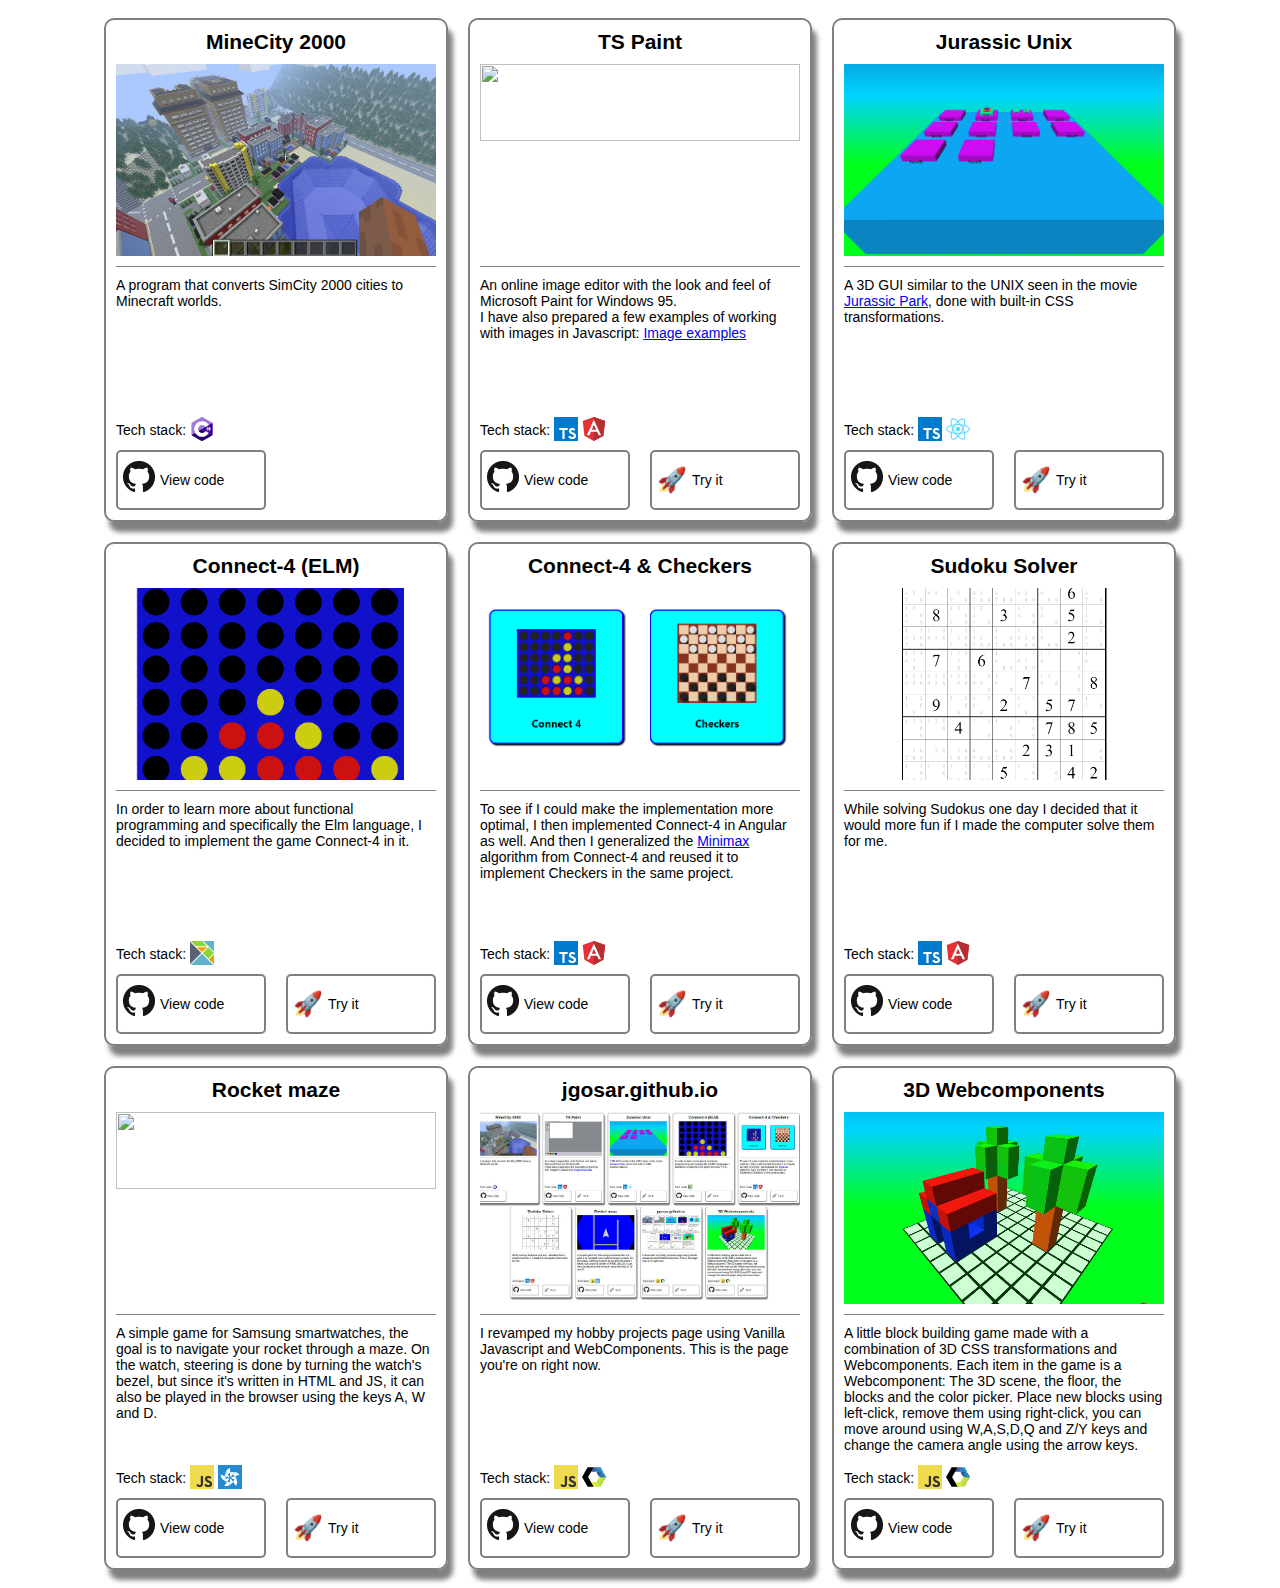
<file: index.html>
<!DOCTYPE html>
<html>
  <head>
    <title>Jernej Gosar's personal projects</title>
		<script src="webcomponents/jg-project-card/jg-project-card.js"></script>
		<script src="webcomponents/jg-link-button/jg-link-button.js"></script>
		<script src="webcomponents/jg-tech-icon/jg-tech-icon.js"></script>
    <link rel="stylesheet" type="text/css" href="css/style.css"/>
    <script src="js/utils.js"></script>
    <meta name="viewport" content="width=device-width, initial-scale=1">
  </head>
  <body>
    <div class="projects">
      <jg-project-card
        title="MineCity 2000"
        img="./assets/mc2k.jpg"
        project-url="https://github.com/jgosar/mine-city-2000"
        tech-stack="csharp"
      >
        A program that converts SimCity 2000 cities to Minecraft worlds.
      </jg-project-card>
      <jg-project-card
        title="TS Paint"
        img="https://raw.githubusercontent.com/jgosar/ts-paint/master/screens/ts-paint.png"
        project-url="https://github.com/jgosar/ts-paint"
        demo-url="https://jgosar.github.io/ts-paint/"
        tech-stack="typescript, angular"
      >
        An online image editor with the look and feel of Microsoft Paint for Windows 95.
        <br/>
        I have also prepared a few examples of working with images in Javascript: <a href="./image-examples/image-examples.html">Image examples</a>
      </jg-project-card>
      <jg-project-card
        title="Jurassic Unix"
        img="./assets/jurassic-unix.png"
        project-url="https://github.com/jgosar/jurassic-unix"
        demo-url="https://jgosar.github.io/jurassic-unix/jurassic-unix-react.htm"
        tech-stack="typescript, react"
      >
        A 3D GUI similar to the UNIX seen in the movie <a href="https://www.youtube.com/watch?v=dxIPcbmo1_U&t=43s">Jurassic Park</a>, done with built-in CSS transformations.
      </jg-project-card>
      <jg-project-card
        title="Connect-4 (ELM)"
        img="./assets/elm-connect-4.png"
        project-url="https://github.com/jgosar/elm-connect-4"
        demo-url="https://jgosar.github.io/elm-connect-4/index.html"
        tech-stack="elm"
      >
        In order to learn more about functional programming and specifically the Elm language, I decided to implement the game Connect-4 in it.
      </jg-project-card>
      <jg-project-card
        title="Connect-4 & Checkers"
        img="./assets/angular-connect-4.png"
        project-url="https://github.com/jgosar/angular-connect-4"
        demo-url="https://jgosar.github.io/angular-connect-4"
        tech-stack="typescript, angular"
      >
        To see if I could make the implementation more optimal, I then implemented Connect-4 in Angular as well. And then I generalized the <a href="https://en.wikipedia.org/wiki/Minimax">Minimax</a> algorithm from Connect-4 and reused it to implement Checkers in the same project.
      </jg-project-card>
      <jg-project-card
        title="Sudoku Solver"
        img="./assets/sudoku-solver.png"
        project-url="https://github.com/jgosar/sudoku-solver"
        demo-url="https://jgosar.github.io/sudoku-solver/"
        tech-stack="typescript, angular"
      >
        While solving Sudokus one day I decided that it would more fun if I made the computer solve them for me.
      </jg-project-card>
      <jg-project-card
        title="Rocket maze"
        img="https://user-images.githubusercontent.com/36840705/110826338-425c1100-8295-11eb-972c-d51fd8416be3.png"
        project-url="https://github.com/jgosar/rocket-maze"
        demo-url="https://jgosar.github.io/rocket-maze/"
        tech-stack="javascript, tizen"
      >
        A simple game for Samsung smartwatches, the goal is to navigate your rocket through a maze. On the watch, steering is done by turning the watch's bezel, but since it's written in HTML and JS, it can also be played in the browser using the keys A, W and D.
      </jg-project-card>
      <jg-project-card
        title="jgosar.github.io"
        img="./assets/jgosar.jpg"
        project-url="https://github.com/jgosar/jgosar.github.io"
        demo-url="https://jgosar.github.io"
        tech-stack="javascript, webcomponents"
      >
        I revamped my hobby projects page using Vanilla Javascript and WebComponents. This is the page you're on right now.
      </jg-project-card>
      <jg-project-card
        title="3D Webcomponents"
        img="./assets/3dwc.jpg"
        project-url="https://github.com/jgosar/3d-webcomponents"
        demo-url="https://jgosar.github.io/3d-webcomponents/"
        tech-stack="javascript, webcomponents"
      >
        A little block building game made with a combination of 3D CSS transformations and Webcomponents. Each item in the game is a Webcomponent: The 3D scene, the floor, the blocks and the color picker. Place new blocks using left-click, remove them using right-click, you can move around using W,A,S,D,Q and Z/Y keys and change the camera angle using the arrow keys.
      </jg-project-card>
    </div>
  </body>
</html>
</file>
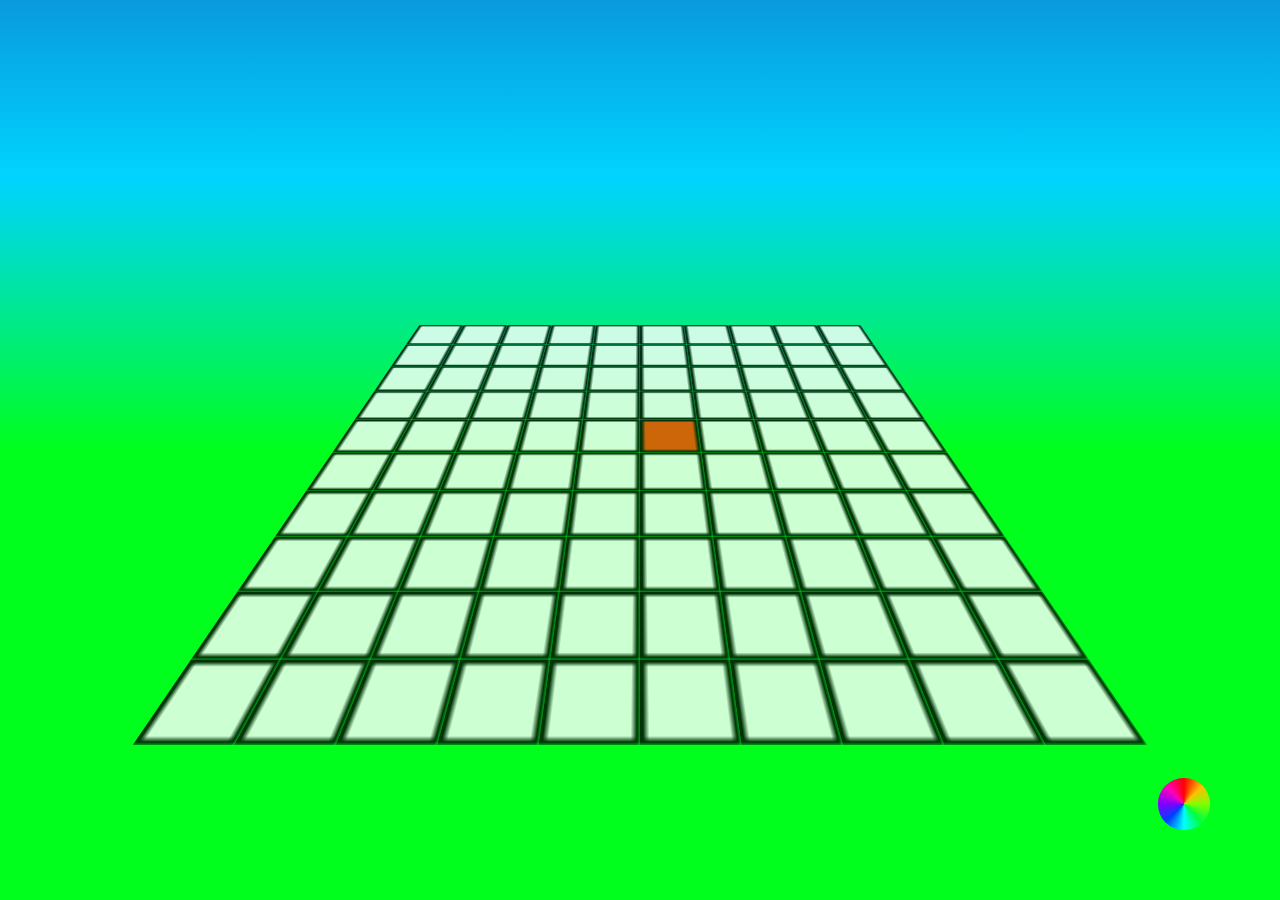
<file: 3d-webcomponents/index.html>
<html>
  <head>
    <title>3D Web components</title>
    <script src="webcomponents/wct-box.js"></script>
    <script src="webcomponents/wct-3d-scene.js"></script>
    <script src="webcomponents/wct-floor.js"></script>
    <script src="webcomponents/wct-color-picker.js"></script>
    <script src="helpers/3d-helpers.js"></script>
    <script src="index.js"></script>
    <link rel="stylesheet" type="text/css" href="css/style.css" />
  </head>
  <body>
    <wct-3d-scene id="scene">
      <div class="three-d-container" id="boxes"></div>
    </wct-3d-scene>
    <wct-color-picker id="color-picker"></wct-color-picker>
  </body>
</html>
</file>
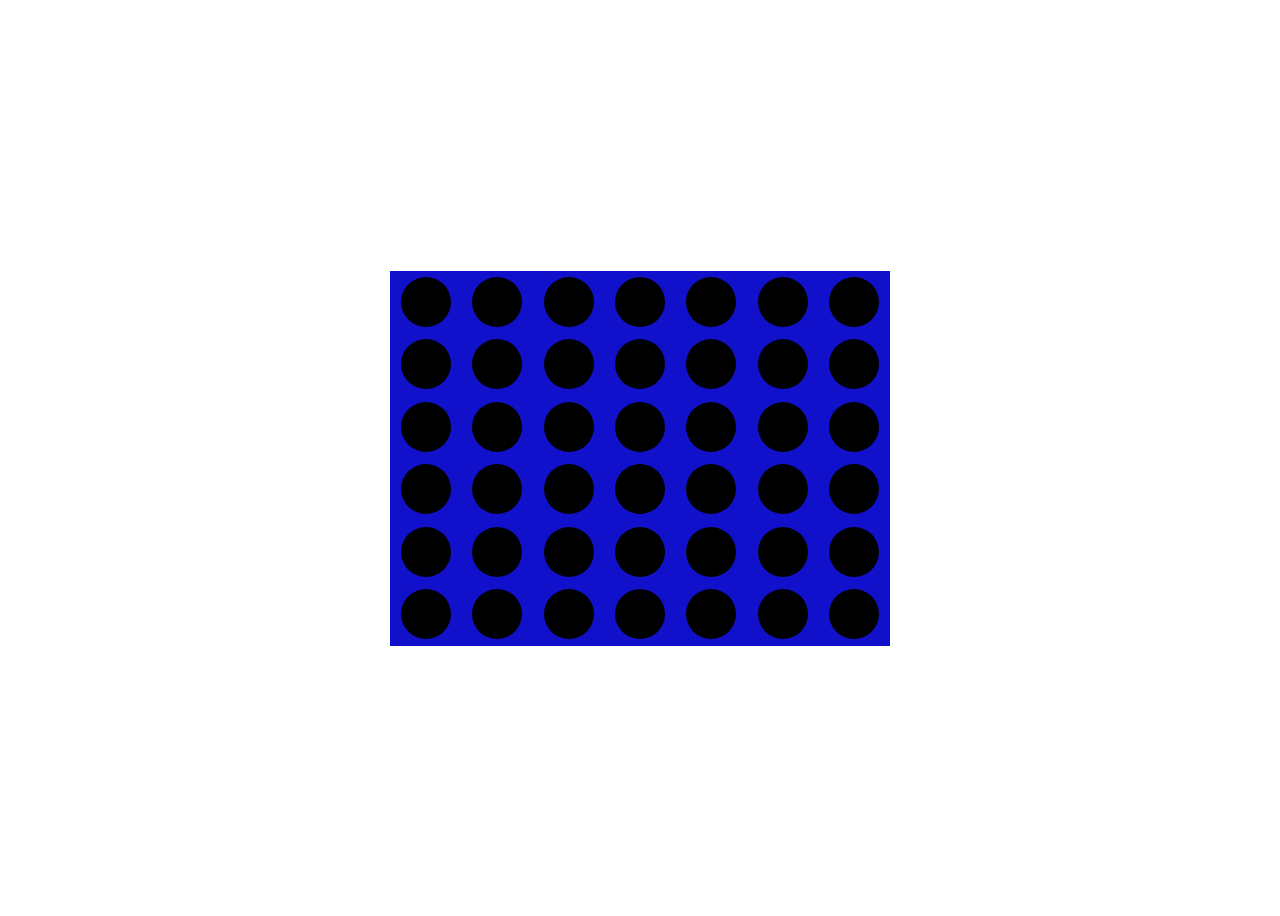
<file: elm-connect-4/index.html>
<html>
<head>
  <meta charset="UTF-8">
  <title>Main</title>
  <script src="main.js"></script>
</head>

<body>
  <div id="myapp"></div>
  <script>
  var app = Elm.Main.init({
    node: document.getElementById('myapp')
  });
  </script>
</body>
</html>
</file>
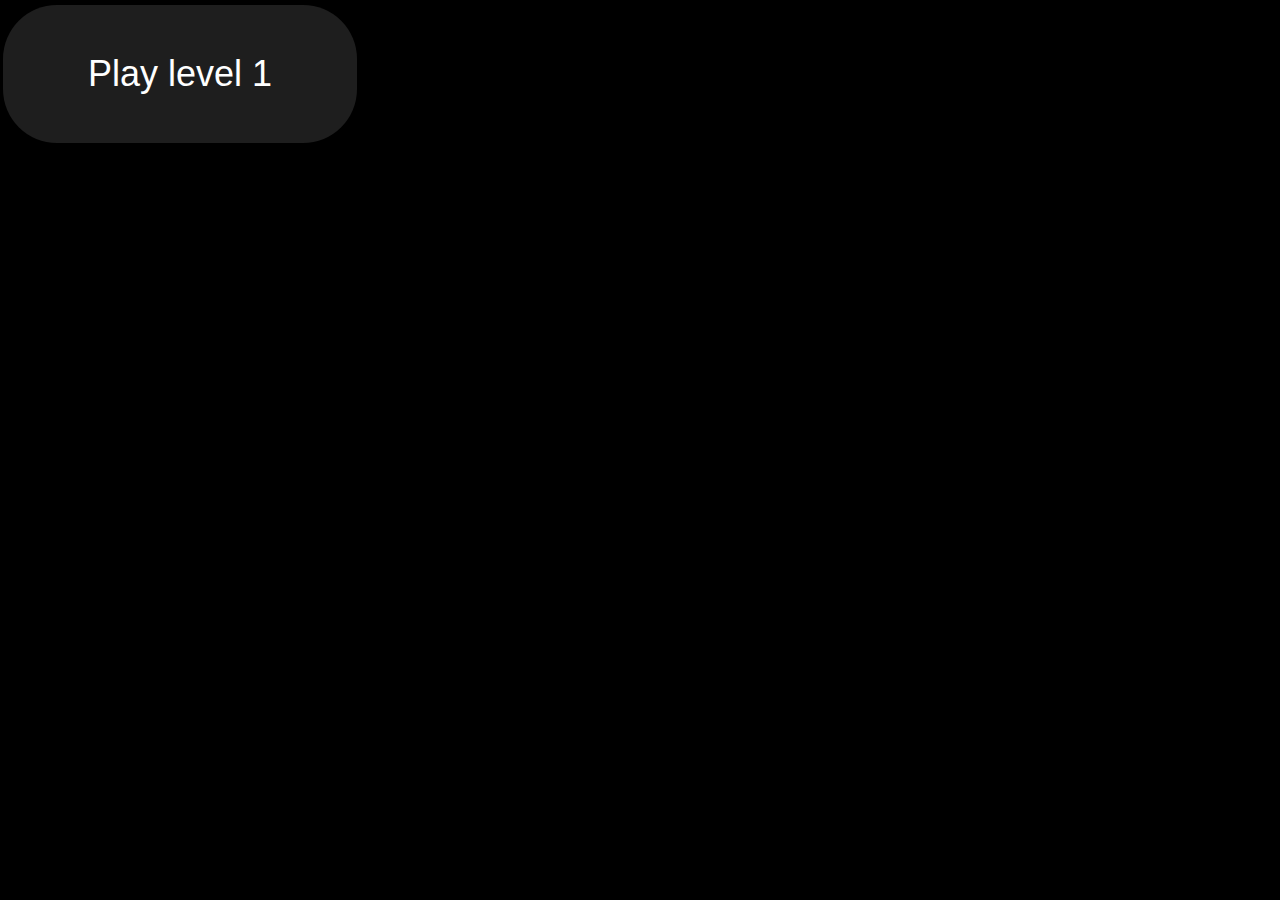
<file: rocket-maze/index.html>
<!DOCTYPE html>
<html>
<head>
    <meta charset="utf-8" />
    <meta name="viewport" content="width=device-width, initial-scale=1.0, maximum-scale=1.0">
    <meta name="description" content="Rocket maze"/>

    <title>Rocket maze</title>
    
    <link rel="stylesheet" type="text/css" href="css/style.css"/>
    <script src="js/main.js"></script>
</head>

<body>
	<a href="pages/game/game.html">Game</a>
	<a href="pages/menu/menu.html">Menu</a>
</body>
</html>
</file>
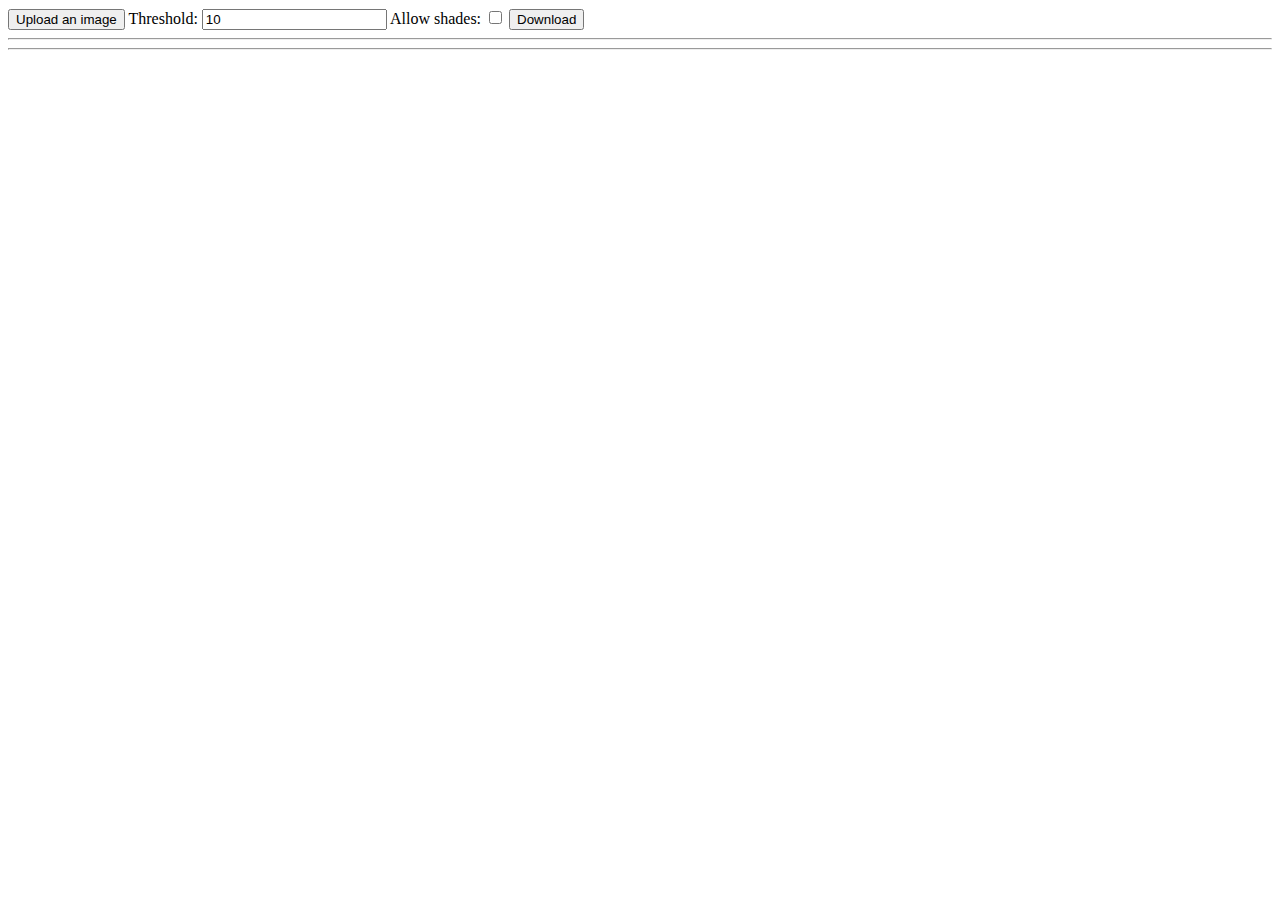
<file: doc-photo/doc-photo.htm>
<!DOCTYPE html>
<html>
  <head>
    <title>Document photo scanner</title>
    <script src="./utils.js" type="text/javascript"></script>
    <script src="./doc-photo.js" type="text/javascript"></script>
    <meta content="width=device-width, initial-scale=1" name="viewport" />
  </head>

  <body>
    <div class="content">
      <button
        class="upload-image__upload_button"
        onClick="openFileUploadDialog().then(processUploadedFile)"
      >
        Upload an image
      </button>
      <label for="thresholdInput">Threshold:</label>
      <input
        type="number"
        id="thresholdInput"
        name="thresholdInput"
        onchange="updateThreshold()"
      />
      <label for="allowShadesInput">Allow shades:</label>
      <input
        type="checkbox"
        id="allowShadesInput"
        name="allowShadesInput"
        onchange="updateAllowShades()"
      />
      <button
        class="upload-image__upload_button"
        onClick="downloadProcessedImage()"
      >
        Download
      </button>
      <hr />
      <span id="statusMessage"></span>
      <hr />
      <canvas width="640" height="480" id="preview"></canvas>
    </div>
  </body>
</html>
</file>
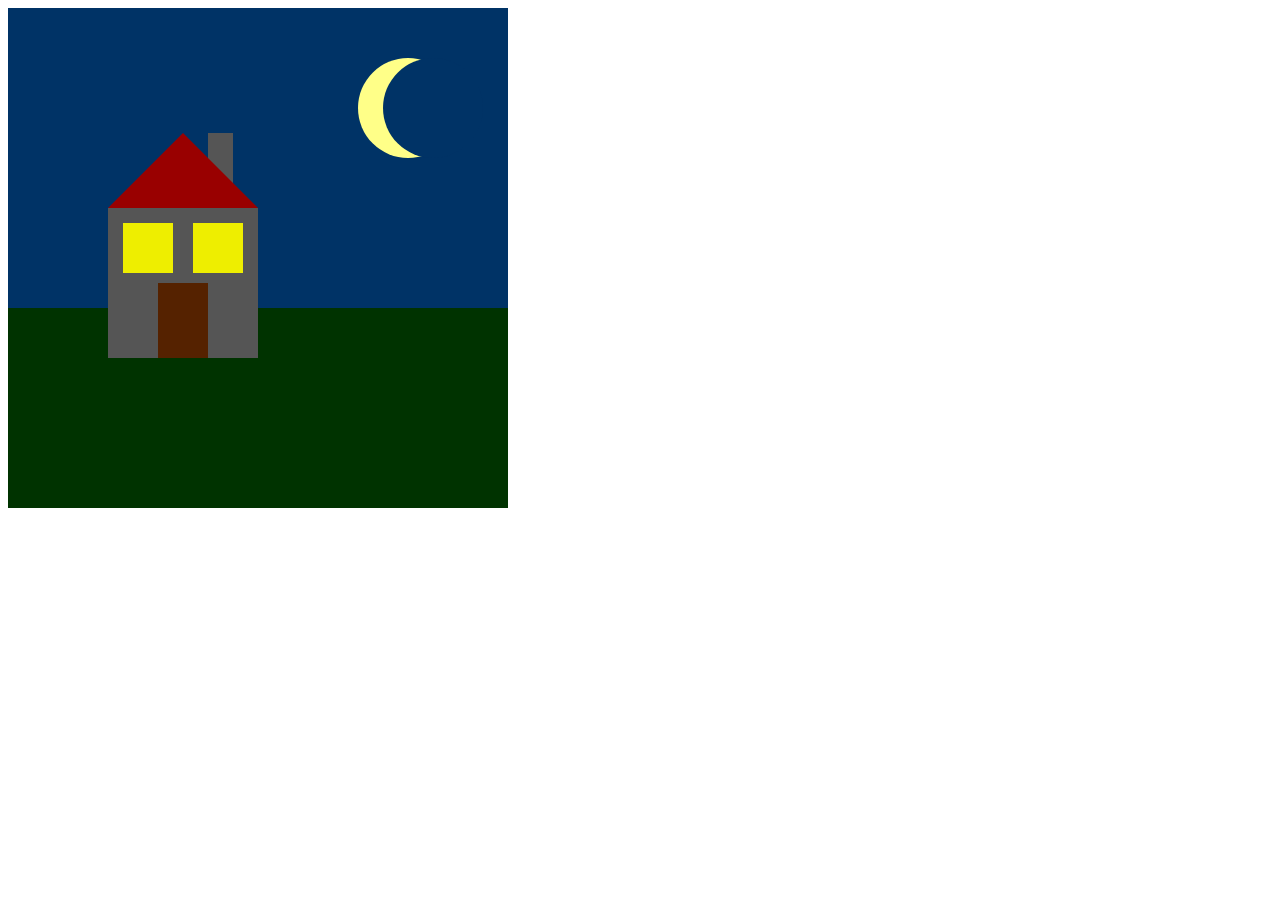
<file: dynamic_svg_poc/dynamic_svg_poc.html>
<html>
<head>
	<title>Dynamic SVG POC</title>
	<style>
		@property --sky-color {
		  syntax: '<color>';
		  initial-value: #000000;
		  inherits: true;
		}
		@property --ground-color {
		  syntax: '<color>';
		  initial-value: #000000;
		  inherits: true;
		}
		@property --house-color {
		  syntax: '<color>';
		  initial-value: #000000;
		  inherits: true;
		}
		@property --roof-color {
		  syntax: '<color>';
		  initial-value: #000000;
		  inherits: true;
		}
		@property --door-color {
		  syntax: '<color>';
		  initial-value: #000000;
		  inherits: true;
		}
		@property --window-color {
		  syntax: '<color>';
		  initial-value: #000000;
		  inherits: true;
		}
		@property --sun-moon-color {
		  syntax: '<color>';
		  initial-value: #000000;
		  inherits: true;
		}
		@property --moon-cover-color {
		  syntax: '<color>';
		  initial-value: #000000;
		  inherits: true;
		}
		@property --sun-moon-y {
		  syntax: '<length>';
		  initial-value:0px;
		  inherits: true;
		}
		
		@keyframes toDay {
			0% {
				--sky-color: #003366;
				--ground-color: #003300;
				--house-color: #555555;
				--roof-color: #990000;
				--door-color: #552200;
				--window-color: #eeee00;
				--sun-moon-color: #ffff88;
				--moon-cover-color: var(--sky-color);
			}
			50%{
				--sun-moon-y: 80px;
				--sun-moon-color: #ffff88;
				--moon-cover-color: var(--sky-color);
				--window-color: #eeee00;
			}
			51%{
				--sun-moon-color: #ff8800;
				--moon-cover-color: transparent;
				--window-color: var(--sky-color);
			}
		}
		
		@keyframes toNight {
			0% {
				--sky-color: #00ffff;
				--ground-color: #00ff00;
				--house-color: #cccccc;
				--roof-color: #ff0000;
				--door-color: #aa4400;
				--window-color: var(--sky-color);
				--sun-moon-color: #ffff00;
				--moon-cover-color: transparent;
			}
			50%{
				--sun-moon-y: 80px;
				--sun-moon-color: #ff8800;
				--moon-cover-color: transparent;
				--window-color: var(--sky-color);
			}
			51%{
				--sun-moon-color: #ffff88;
				--moon-cover-color: var(--sky-color);
				--window-color: #eeee00;
			}
			100%{
				--moon-cover-color: var(--sky-color);
			}
		}
		
		.house{
			--sky-color: #003366;
			--ground-color: #003300;
			--house-color: #555555;
			--roof-color: #990000;
			--door-color: #552200;
			--window-color: #eeee00;
			--sun-moon-color: #ffff88;
			--moon-cover-color: var(--sky-color);
			--sun-moon-y: 20px;
			animation: toNight 1s;
		}
		
		.house:focus{
			--sky-color: #00ffff;
			--ground-color: #00ff00;
			--house-color: #cccccc;
			--roof-color: #ff0000;
			--door-color: #aa4400;
			--window-color: var(--sky-color);
			--sun-moon-color: #ffff00;
			--moon-cover-color: transparent;
			--sun-moon-y: 20px;
			animation: toDay 1s;
		}
		
		.toggler{
		  width: 500px;
		  height: 500px;
		  z-index: 1;
		  position: absolute;
		  cursor: pointer;
		}
		
		.toggler:focus{
		  z-index: 0;
		}
	</style>
</head>
<body>
	<div class="toggler" tabindex="0"></div>
	<div class="house toggler" tabindex="1">
		<svg viewBox="0 0 100 100">
			<path fill="var(--sky-color)" d="M0,0H100V60H0z"/>
			<circle style="fill: var(--sun-moon-color); cy:var(--sun-moon-y);" cx=80 r="10" />
			<circle style="fill: var(--moon-cover-color); cy:var(--sun-moon-y);" cx=85 r="10" />
			<path fill="var(--ground-color)" d="M0,60H100V100H0z"/>
			<path fill="var(--house-color)" d="M20,40h30v30h-30z"/>
			<path fill="var(--window-color)" d="M23,43h10v10h-10z"/>
			<path fill="var(--window-color)" d="M37,43h10v10h-10z"/>
			<path fill="var(--door-color)" d="M30,55h10v15h-10z"/>
			<path fill="var(--house-color)" d="M40,25h5v10h-5z"/>
			<path fill="var(--roof-color)" d="M20,40l15,-15l15,15z"/>
		</svg>
	</div>
</body>
</html>
</file>
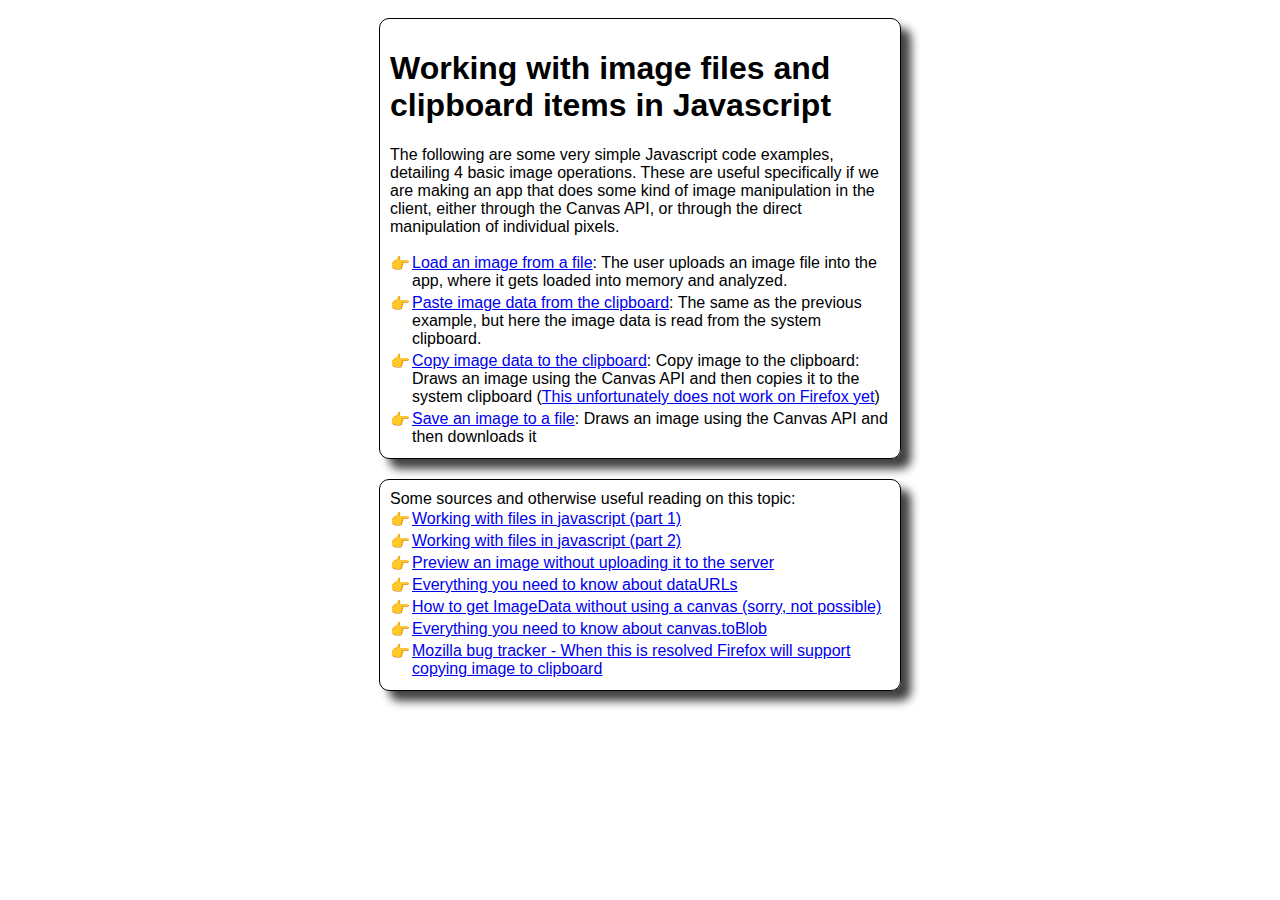
<file: image-examples/image-examples.html>
<!DOCTYPE html>
<html>

<head>
  <link rel="stylesheet" type="text/css" href="image-examples.css">
  <meta content="width=device-width, initial-scale=1" name="viewport" />
</head>

<body>
  <div class="content">
    <h1>Working with image files and clipboard items in Javascript</h1>
    <p>
      The following are some very simple Javascript code examples, detailing 4 basic image operations.
      These are useful specifically if we are making an app that does some kind of image manipulation in the client,
      either through the Canvas API, or through the direct manipulation of individual pixels.
    </p>
    <ul>
      <li>
        <a href="./upload-image/upload-image.html">Load an image from a file</a>: The user uploads an image file into
        the
        app, where it gets loaded into memory and
        analyzed.
      </li>
      <li>
        <a href="./paste-image/paste-image.html">Paste image data from the clipboard</a>: The same as the previous
        example, but here the image data is read from the
        system clipboard.
      </li>
      <li>
        <a href="./copy-image/copy-image.html">Copy image data to the clipboard</a>: Copy image to the clipboard: Draws
        an image using the
        Canvas API and then copies it to the system clipboard (<a
          href="https://bugzilla.mozilla.org/show_bug.cgi?id=1616388">This unfortunately does not work on Firefox yet</a>)
      </li>
      <li>
        <a href="./download-image/download-image.html">Save an image to a file</a>: Draws an image using the Canvas API
        and then
        downloads it
      </li>
    </ul>
  </div>

  <div class="content">
    Some sources and otherwise useful reading on this topic:
    <ul>
      <li>
        <a href="https://humanwhocodes.com/blog/2012/05/08/working-with-files-in-javascript-part-1/">Working with files in javascript (part 1)</a>
      </li>
      <li>
        <a href="https://humanwhocodes.com/blog/2012/05/15/working-with-files-in-javascript-part-2/">Working with files in javascript (part 2)</a>
      </li>
      <li>
        <a href="https://stackoverflow.com/questions/4459379/preview-an-image-before-it-is-uploaded">Preview an image without uploading it to the server</a>
      </li>
      <li>
        <a href="https://css-tricks.com/data-uris/">Everything you need to know about dataURLs</a>
      </li>
      <li>
        <a href="https://stackoverflow.com/questions/10754661/javascript-getting-imagedata-without-canvas">How to get ImageData without using a canvas (sorry, not possible)</a>
      </li>
      <li>
        <a href="https://developer.mozilla.org/en-US/docs/Web/API/HTMLCanvasElement/toBlob">Everything you need to know about canvas.toBlob</a>
      </li>
      <li>
        <a href="https://bugzilla.mozilla.org/show_bug.cgi?id=1616388">Mozilla bug tracker - When this is resolved Firefox will support copying image to clipboard</a>
      </li>
    </ul>
  </div>
</body>

</html>
</file>
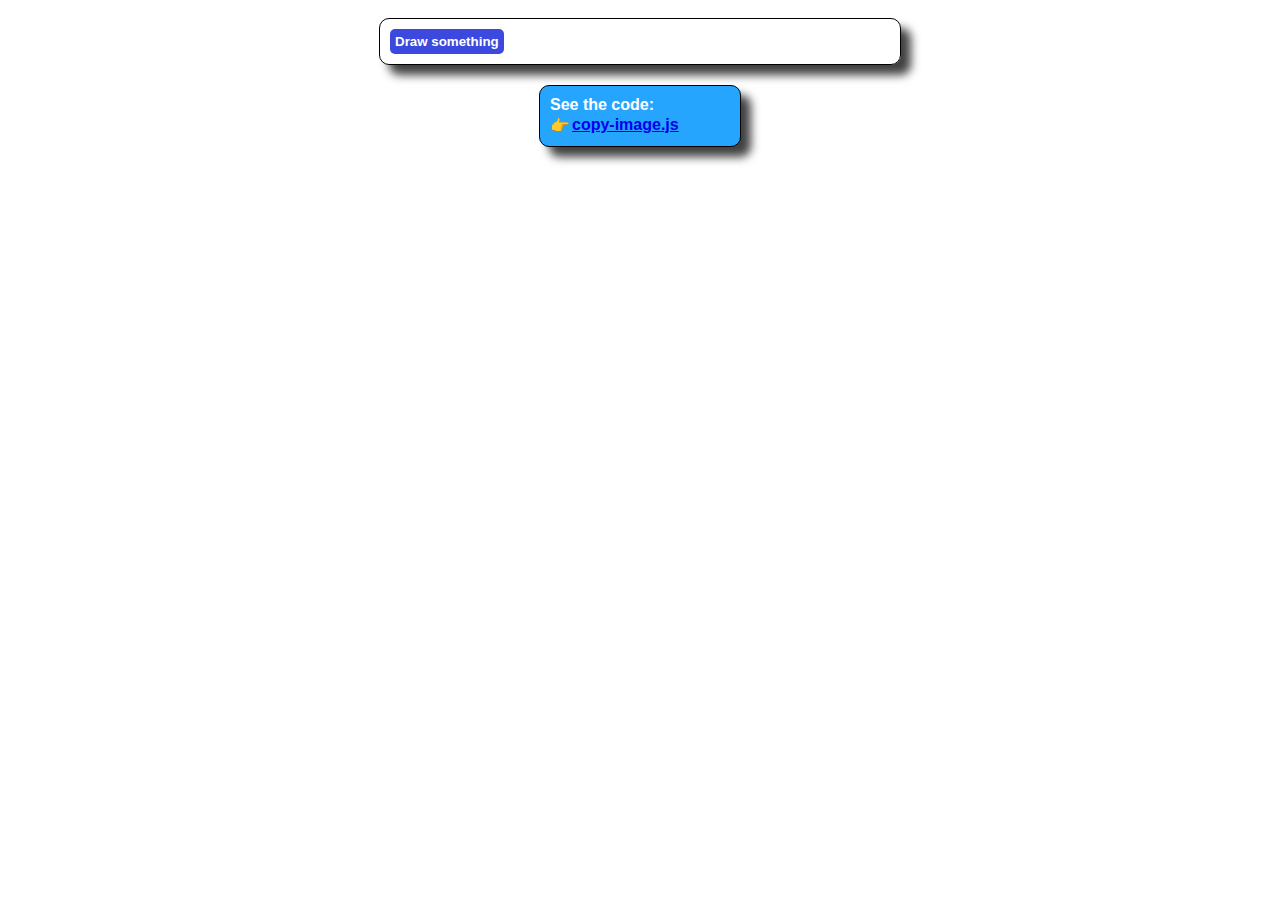
<file: image-examples/copy-image/copy-image.html>
<!DOCTYPE html>
<html>

<head>
  <title>Copy image example</title>
  <script src="../common.js" type="text/javascript"></script>
  <script src="./copy-image.js" type="text/javascript"></script>
  <link rel="stylesheet" type="text/css" href="../image-examples.css">
  <meta content="width=device-width, initial-scale=1" name="viewport" />
</head>

<body>
  <div class="content">
    <div id="beforeDrawing">
      <button onClick="drawSomething('imageCanvas'); switchDisplay();">Draw something</button>
    </div>
    <div id="afterDrawing" style="display: none">
      <canvas id="imageCanvas" width="350px" height="200px"></canvas>
      <hr />
      <button onClick="copyImage()">Copy this image to the clipboard</button>
    </div>
  </div>
  <div class="pro-tip">
    See the code:
    <ul>
      <li><a href="copy-image.js" target="_blank">copy-image.js</a></li>
    </ul>
  </div>
</body>

</html>
</file>
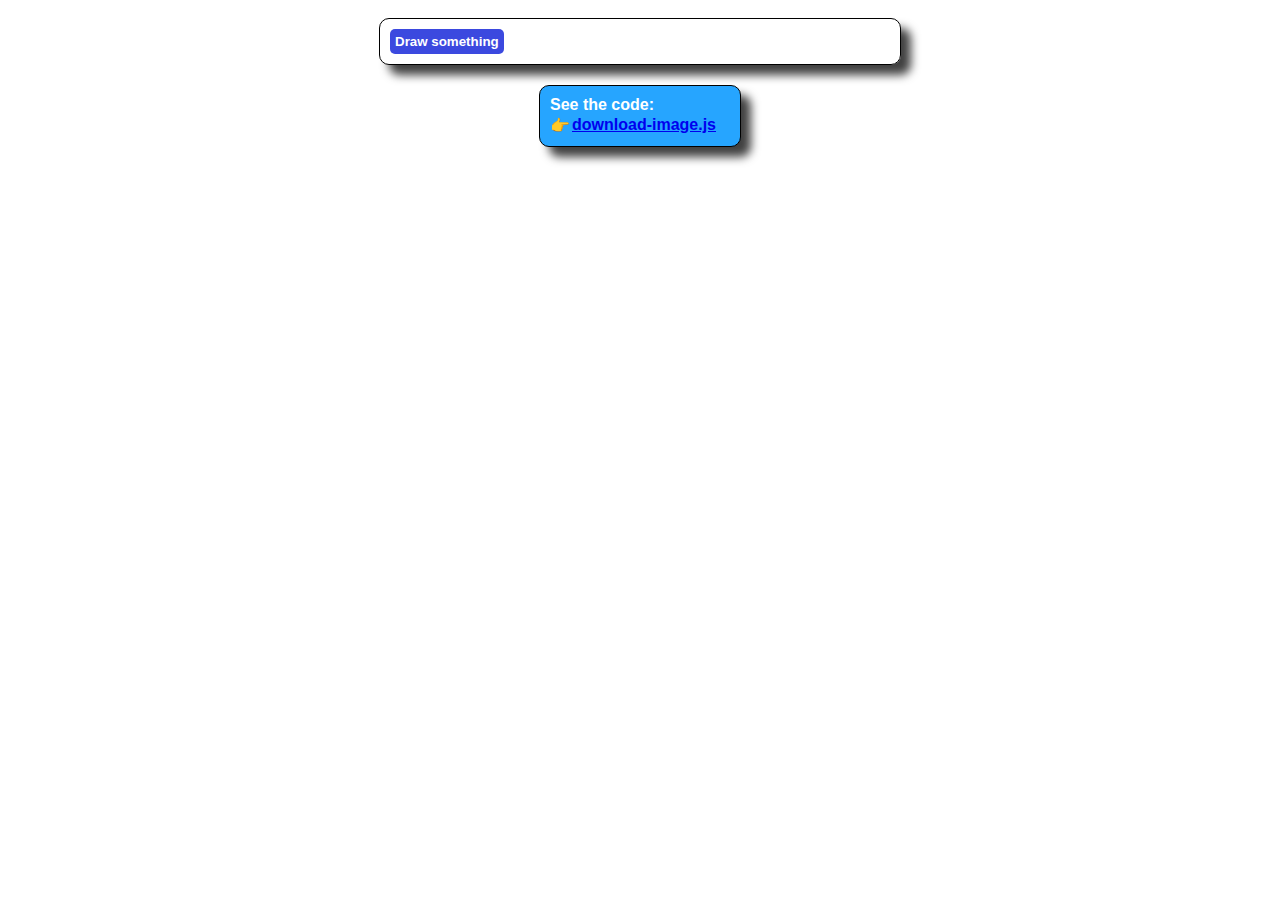
<file: image-examples/download-image/download-image.html>
<!DOCTYPE html>
<html>

<head>
  <title>Dowload image example</title>
  <script src="../common.js" type="text/javascript"></script>
  <script src="./download-image.js" type="text/javascript"></script>
  <link rel="stylesheet" type="text/css" href="../image-examples.css">
  <meta content="width=device-width, initial-scale=1" name="viewport" />
</head>

<body>
  <div class="content">
    <div id="beforeDrawing">
      <button onClick="drawSomething('imageCanvas'); switchDisplay();">Draw something</button>
    </div>
    <div id="afterDrawing" style="display: none">
      <canvas id="imageCanvas" width="350px" height="200px"></canvas>
      <hr />
      <button onClick="downloadImage()">Download this image</button>
    </div>
  </div>
  <div class="pro-tip">
    See the code:
    <ul>
      <li><a href="download-image.js" target="_blank">download-image.js</a></li>
    </ul>
  </div>
</body>

</html>
</file>
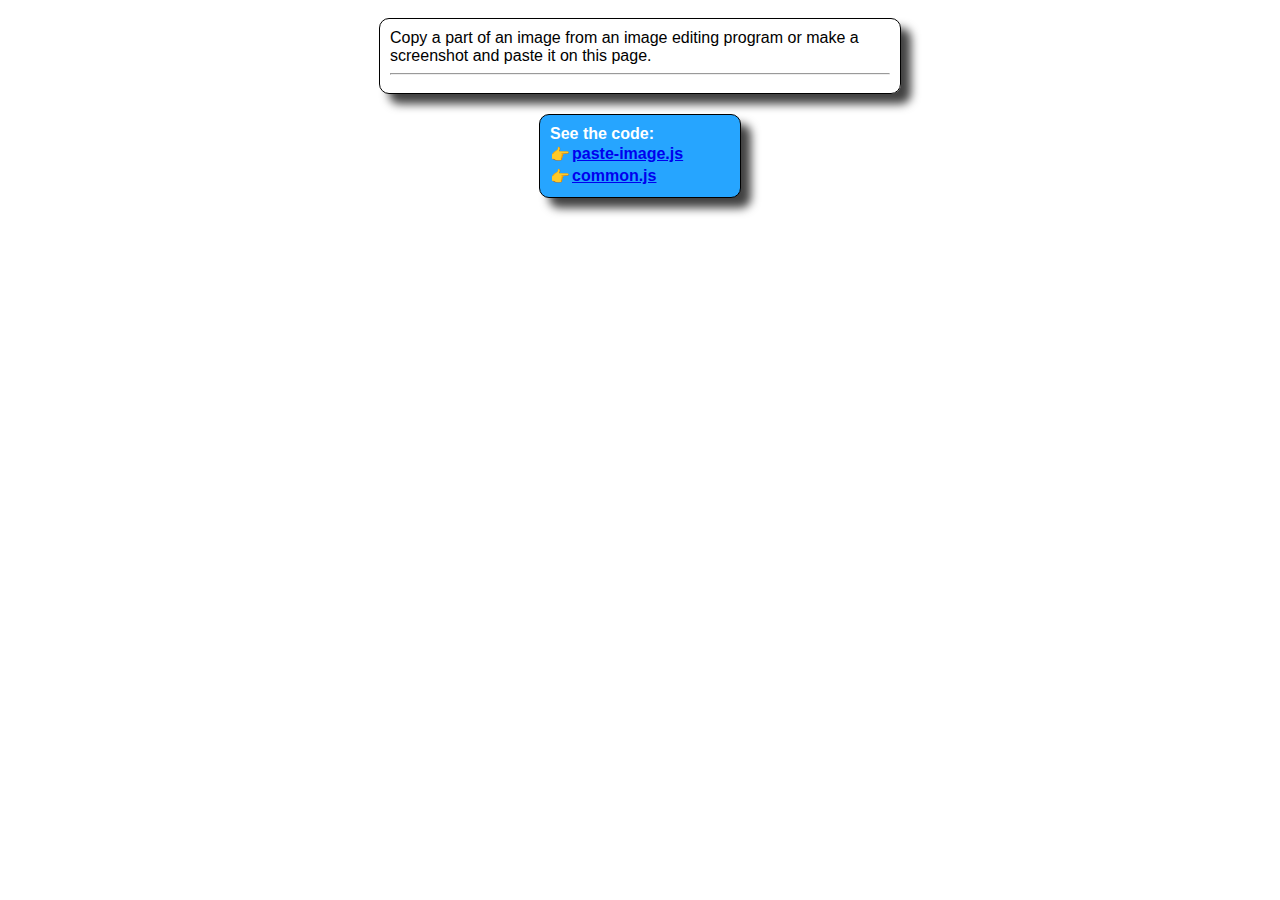
<file: image-examples/paste-image/paste-image.html>
<!DOCTYPE html>
<html>

<head>
  <title>Upload image example</title>
  <script src="../common.js" type="text/javascript"></script>
  <script src="./paste-image.js" type="text/javascript"></script>
  <link rel="stylesheet" type="text/css" href="../image-examples.css">
  <meta content="width=device-width, initial-scale=1" name="viewport" />
</head>

<body onpaste="handlePaste(event)">
  <div class="content">
    Copy a part of an image from an image editing program or make a screenshot and paste it on this page.
    <hr />
    <span id="statusMessage"></span>
  </div>
  <div class="pro-tip">
    See the code:
    <ul>
      <li><a href="paste-image.js" target="_blank">paste-image.js</a></li>
      <li><a href="../common.js" target="_blank">common.js</a></li>
    </ul>
  </div>
</body>

</html>
</file>
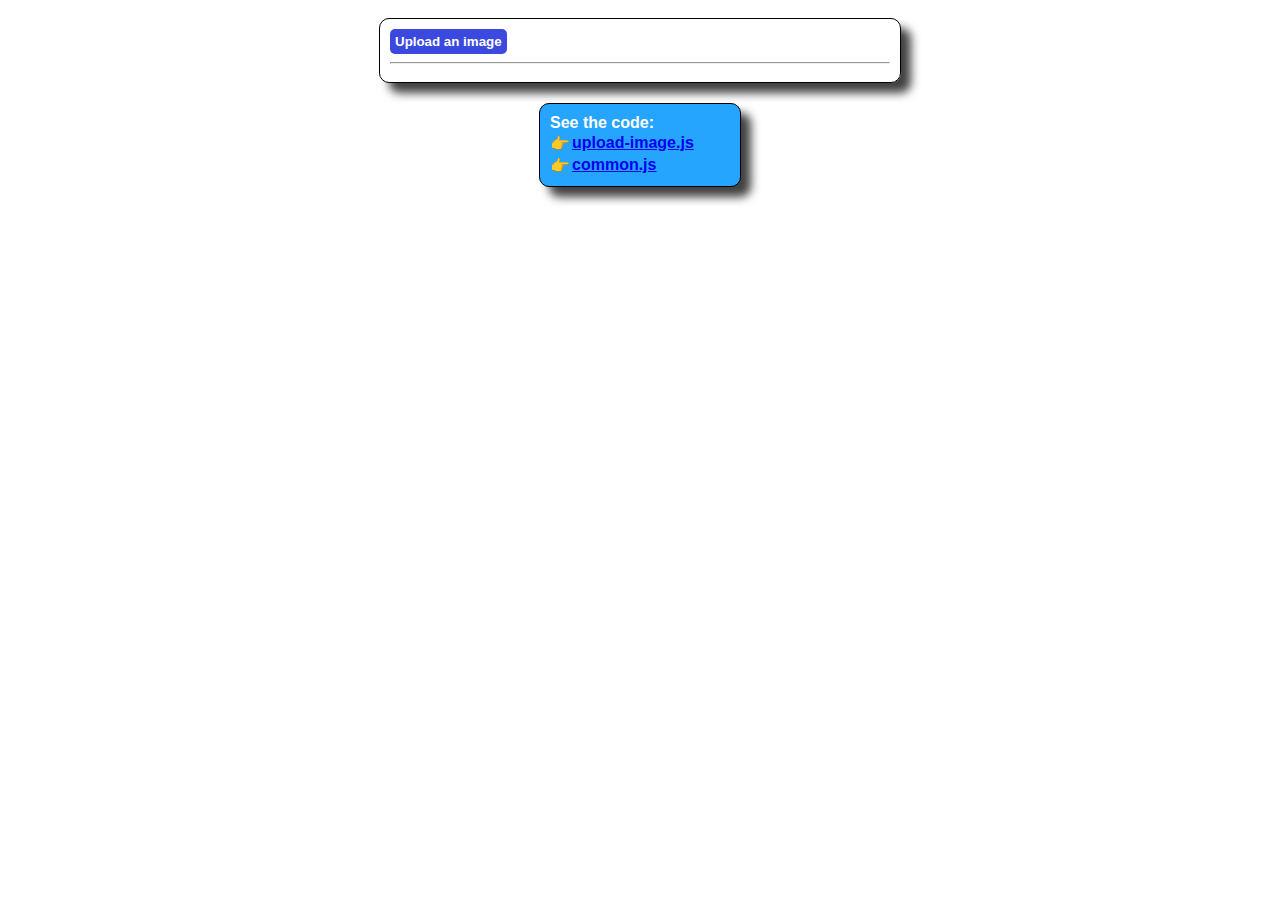
<file: image-examples/upload-image/upload-image.html>
<!DOCTYPE html>
<html>

<head>
  <title>Upload image example</title>
  <script src="../common.js" type="text/javascript"></script>
  <script src="./upload-image.js" type="text/javascript"></script>
  <link rel="stylesheet" type="text/css" href="../image-examples.css">
  <meta content="width=device-width, initial-scale=1" name="viewport" />
</head>

<body>
  <div class="content">
    <button class="upload-image__upload_button" onClick="openUploadDialog()">Upload an image</button>
    <hr />
    <span id="statusMessage"></span>
  </div>
  <div class="pro-tip">
    See the code:
    <ul>
      <li><a href="upload-image.js" target="_blank">upload-image.js</a></li>
      <li><a href="../common.js" target="_blank">common.js</a></li>
    </ul>
  </div>
</body>

</html>
</file>
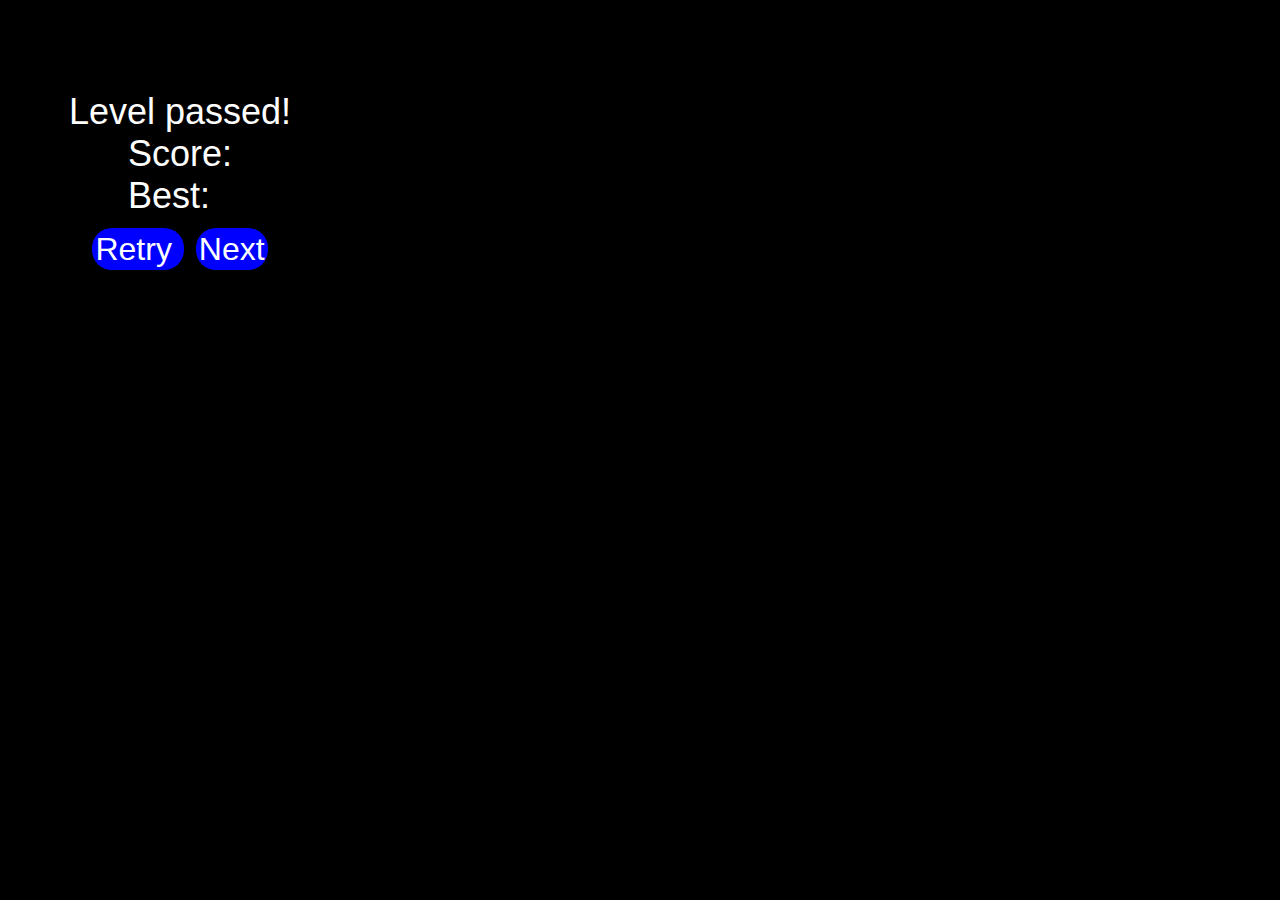
<file: rocket-maze/pages/level-passed/level-passed.html>
<!DOCTYPE html>
<html>
<head>
    <meta charset="utf-8" />
    <meta name="viewport" content="width=device-width, initial-scale=1.0, maximum-scale=1.0">
    <meta name="description" content="Rocket maze"/>

    <title>Rocket maze</title>
    
    <link rel="stylesheet" type="text/css" href="../../css/style.css"/>
    <link rel="stylesheet" type="text/css" href="css/level-passed.css"/>
    <script src="../../js/common-utils.js"></script>
    <script src="../../js/levels.js"></script>
    <script src="js/level-passed.js"></script>
</head>

<body>
	<div class="viewport">
		<div class="level-passed">
			<div class="level-passed__title">
				Level <span id="level-id"></span> passed!
			</div>
			<div class="level-passed__scores">
				<div class="level-passed__score">
					Score: <span id="this-score"></span>
				</div>
				<div class="level-passed__score">
					Best: <span id="best-score"></span>
				</div>
			</div>
			<div class="level-passed__buttons">
				<a id="retry-button" class="level-passed__button">
					Retry
				</a>
				<a id="next-button" class="level-passed__button">
					Next
				</a>
			</div>
		</div>
	</div>
</body>
</html>
</file>
<file: css/style.css>
body {
  font-family: -apple-system, BlinkMacSystemFont, "Segoe UI", Helvetica, Arial,
    sans-serif, "Apple Color Emoji", "Segoe UI Emoji";
}

.projects {
  display: flex;
  flex-wrap: wrap;
  justify-content: center;
}
</file>
<file: 3d-webcomponents/css/style.css>
body {
  margin: 0;
}

wct-box {
  transform-style: preserve-3d;
  display: block;
}

wct-floor {
  transform-style: preserve-3d;
  display: block;
  position: absolute;
}

wct-color-picker{
  position: absolute;
  right: 2.5vw;
  bottom: 2.5vw;
}

.three-d-container {
  transform-style: preserve-3d;
  display: block;
}
</file>
<file: rocket-maze/css/style.css>
:root{
	--viewport-width: 360px;
	--viewport-height: 360px;
}

body{
	background-color: black;
	margin: 0px;
    font-family: Verdana, Lucida Sans, Arial, Helvetica, sans-serif;
}

.viewport{
	width: var(--viewport-width);
	height: var(--viewport-height);
	overflow: hidden;
}
</file>
<file: image-examples/image-examples.css>
body{
  display: flex;
  flex-direction: column;
  align-items: center;
  font-family: -apple-system, BlinkMacSystemFont, "Segoe UI", Roboto, Helvetica, Arial, sans-serif, "Apple Color Emoji", "Segoe UI Emoji", "Segoe UI Symbol";
  font-size: min(3.5vw, 1em);
}

body>div{
  border: 1px solid black;
  border-radius: 10px;
  padding: 10px;
  margin: 10px;
  box-shadow: 10px 10px 10px 0px rgba(0,0,0,0.75);
}

h1{
  font-size: min(5vw, 2em);
}

button{
  border-radius: 5px;
  border: 0px solid black;
  color: white;
  background-color: rgb(59, 73, 223);
  font-weight: bold;
  padding: 5px;
}

button:hover{
  background-color: rgb(24, 39, 206);
}

.content{
  width: min(90vw, 500px);
}

.pro-tip{
  width: 180px;
  background-color: #26A5FF;
  color: white;
  font-weight: bold;
}

ul{
  list-style: none;
  padding-inline-start: 20px;
  margin: 0;
  position: relative;
}

li{
  padding: 2px;
}

li::before{
  content: "\1F449 ";
  position: absolute;
  left: 0px;
}
</file>
<file: rocket-maze/pages/level-passed/css/level-passed.css>
.level-passed{
    color: white;
    text-decoration: none;
    font-size: 36px;
    display: flex;
    height: 100%;
    flex-direction: column;
    align-items: center;
    justify-content: center;
}

.level-passed__buttons{
	margin-top: 10px;
}

.level-passed__button{
	text-decoration: none;
    background: blue;
    border-radius: 20px;
    color: white;
    padding: 3px;
    margin: 6px;
    font-size: 32px;
}
</file>
